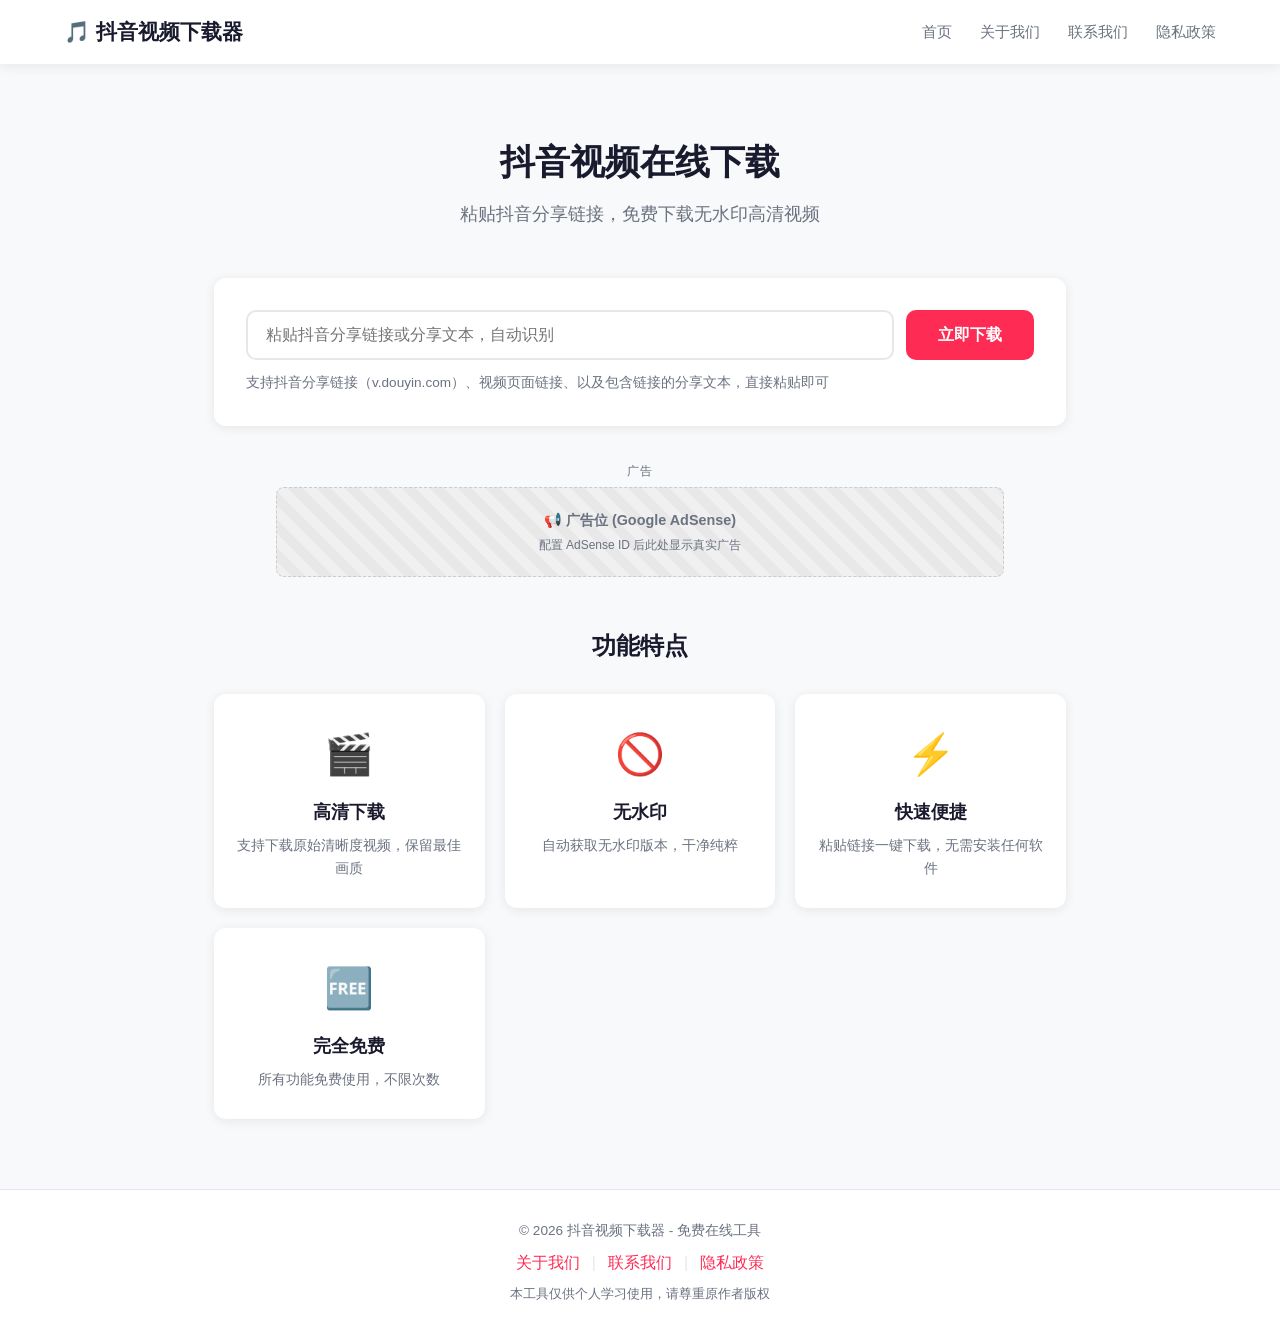
<file: index.html>
<!DOCTYPE html>
<html lang="zh-CN">
<head>
    <meta charset="UTF-8">
    <meta name="viewport" content="width=device-width, initial-scale=1.0">
    <meta name="description" content="免费在线抖音视频下载工具，粘贴链接即可下载无水印高清视频">
    <title>抖音视频下载器 - 在线免费工具</title>
    <link rel="stylesheet" href="/static/css/style.css">
</head>
<body>
    <!-- 导航栏 -->
    <nav class="navbar">
        <div class="nav-container">
            <a href="/" class="nav-logo">🎵 抖音视频下载器</a>
            <ul class="nav-links">
                <li><a href="/">首页</a></li>
                <li><a href="/about">关于我们</a></li>
                <li><a href="/contact">联系我们</a></li>
                <li><a href="/privacy">隐私政策</a></li>
            </ul>
        </div>
    </nav>

    <!-- 主内容区 -->
    <main class="main-content">
<!-- Hero 区域 -->
<section class="hero">
    <h1>抖音视频在线下载</h1>
    <p class="hero-subtitle">粘贴抖音分享链接，免费下载无水印高清视频</p>
</section>

<!-- 下载输入区 -->
<section class="download-section">
    <div class="download-box">
        <div class="input-group">
            <input type="text" id="video-url" placeholder="粘贴抖音分享链接或分享文本，自动识别" autocomplete="off">
            <button id="download-btn" onclick="startDownload()">
                <span class="btn-text">立即下载</span>
                <span class="btn-loading" style="display:none;">下载中...</span>
            </button>
        </div>
        <p class="input-tip">支持抖音分享链接（v.douyin.com）、视频页面链接、以及包含链接的分享文本，直接粘贴即可</p>
        <div id="error-msg" class="error-msg" style="display:none;"></div>
    </div>
</section>

<!-- 广告位（页面中央） -->
<section class="ad-section">
    <div class="ad-container">
        <div class="ad-label">广告</div>
        <!-- 广告占位符 - 配置 AdSense 后替换为实际广告代码 -->
        <div class="ad-placeholder">
            <p>📢 广告位 (Google AdSense)</p>
            <p class="ad-placeholder-sub">配置 AdSense ID 后此处显示真实广告</p>
        </div>
    </div>
</section>

<!-- 下载结果区 -->
<section class="result-section" id="result-section" style="display:none;">
    <div class="result-card">
        <h2>✅ 解析成功</h2>
        <div class="result-info">
            <div class="info-row">
                <span class="info-label">视频标题：</span>
                <span class="info-value" id="result-title"></span>
            </div>
            <div class="info-row">
                <span class="info-label">文件大小：</span>
                <span class="info-value" id="result-size"></span>
            </div>
            <div class="info-row">
                <span class="info-label">视频时长：</span>
                <span class="info-value" id="result-duration"></span>
            </div>
        </div>
        <div class="result-actions">
            <a id="download-link" href="#" class="download-link-btn" download>
                ⬇ 保存到本地
            </a>
        </div>
    </div>
</section>

<!-- 功能介绍 -->
<section class="features">
    <h2>功能特点</h2>
    <div class="features-grid">
        <div class="feature-card">
            <div class="feature-icon">🎬</div>
            <h3>高清下载</h3>
            <p>支持下载原始清晰度视频，保留最佳画质</p>
        </div>
        <div class="feature-card">
            <div class="feature-icon">🚫</div>
            <h3>无水印</h3>
            <p>自动获取无水印版本，干净纯粹</p>
        </div>
        <div class="feature-card">
            <div class="feature-icon">⚡</div>
            <h3>快速便捷</h3>
            <p>粘贴链接一键下载，无需安装任何软件</p>
        </div>
        <div class="feature-card">
            <div class="feature-icon">🆓</div>
            <h3>完全免费</h3>
            <p>所有功能免费使用，不限次数</p>
        </div>
    </div>
</section>
    </main>

    <!-- 页脚 -->
    <footer class="footer">
        <div class="footer-content">
            <p>&copy; 2026 抖音视频下载器 - 免费在线工具</p>
            <div class="footer-links">
                <a href="/about">关于我们</a>
                <span>|</span>
                <a href="/contact">联系我们</a>
                <span>|</span>
                <a href="/privacy">隐私政策</a>
            </div>
            <p class="footer-disclaimer">本工具仅供个人学习使用，请尊重原作者版权</p>
        </div>
    </footer>

<script src="/static/js/main.js"></script>
</body>
</html>
</file>
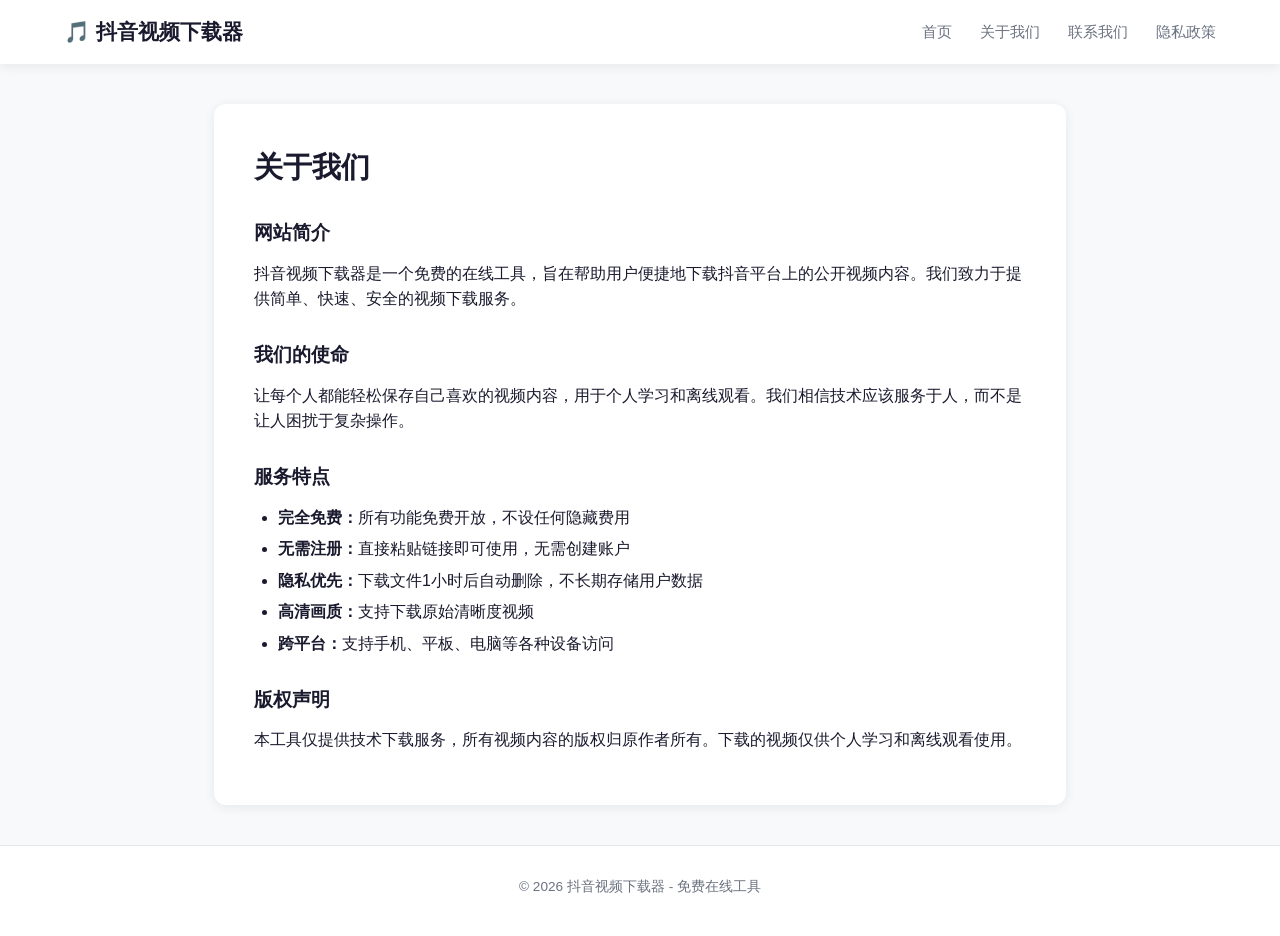
<file: about.html>
<!DOCTYPE html>
<html lang="zh-CN">
<head>
    <meta charset="UTF-8">
    <meta name="viewport" content="width=device-width, initial-scale=1.0">
    <title>关于我们 - 抖音视频下载器</title>
    <link rel="stylesheet" href="/static/css/style.css">
</head>
<body>
    <nav class="navbar">
        <div class="nav-container">
            <a href="/" class="nav-logo">🎵 抖音视频下载器</a>
            <ul class="nav-links">
                <li><a href="/">首页</a></li>
                <li><a href="/about">关于我们</a></li>
                <li><a href="/contact">联系我们</a></li>
                <li><a href="/privacy">隐私政策</a></li>
            </ul>
        </div>
    </nav>

    <main class="main-content">
<section class="page-content">
    <h1>关于我们</h1>
    <div class="legal-text">
        <h2>网站简介</h2>
        <p>抖音视频下载器是一个免费的在线工具，旨在帮助用户便捷地下载抖音平台上的公开视频内容。我们致力于提供简单、快速、安全的视频下载服务。</p>
        <h2>我们的使命</h2>
        <p>让每个人都能轻松保存自己喜欢的视频内容，用于个人学习和离线观看。我们相信技术应该服务于人，而不是让人困扰于复杂操作。</p>
        <h2>服务特点</h2>
        <ul>
            <li><strong>完全免费：</strong>所有功能免费开放，不设任何隐藏费用</li>
            <li><strong>无需注册：</strong>直接粘贴链接即可使用，无需创建账户</li>
            <li><strong>隐私优先：</strong>下载文件1小时后自动删除，不长期存储用户数据</li>
            <li><strong>高清画质：</strong>支持下载原始清晰度视频</li>
            <li><strong>跨平台：</strong>支持手机、平板、电脑等各种设备访问</li>
        </ul>
        <h2>版权声明</h2>
        <p>本工具仅提供技术下载服务，所有视频内容的版权归原作者所有。下载的视频仅供个人学习和离线观看使用。</p>
    </div>
</section>
    </main>

    <footer class="footer">
        <div class="footer-content">
            <p>&copy; 2026 抖音视频下载器 - 免费在线工具</p>
        </div>
    </footer>
</body>
</html>
</file>
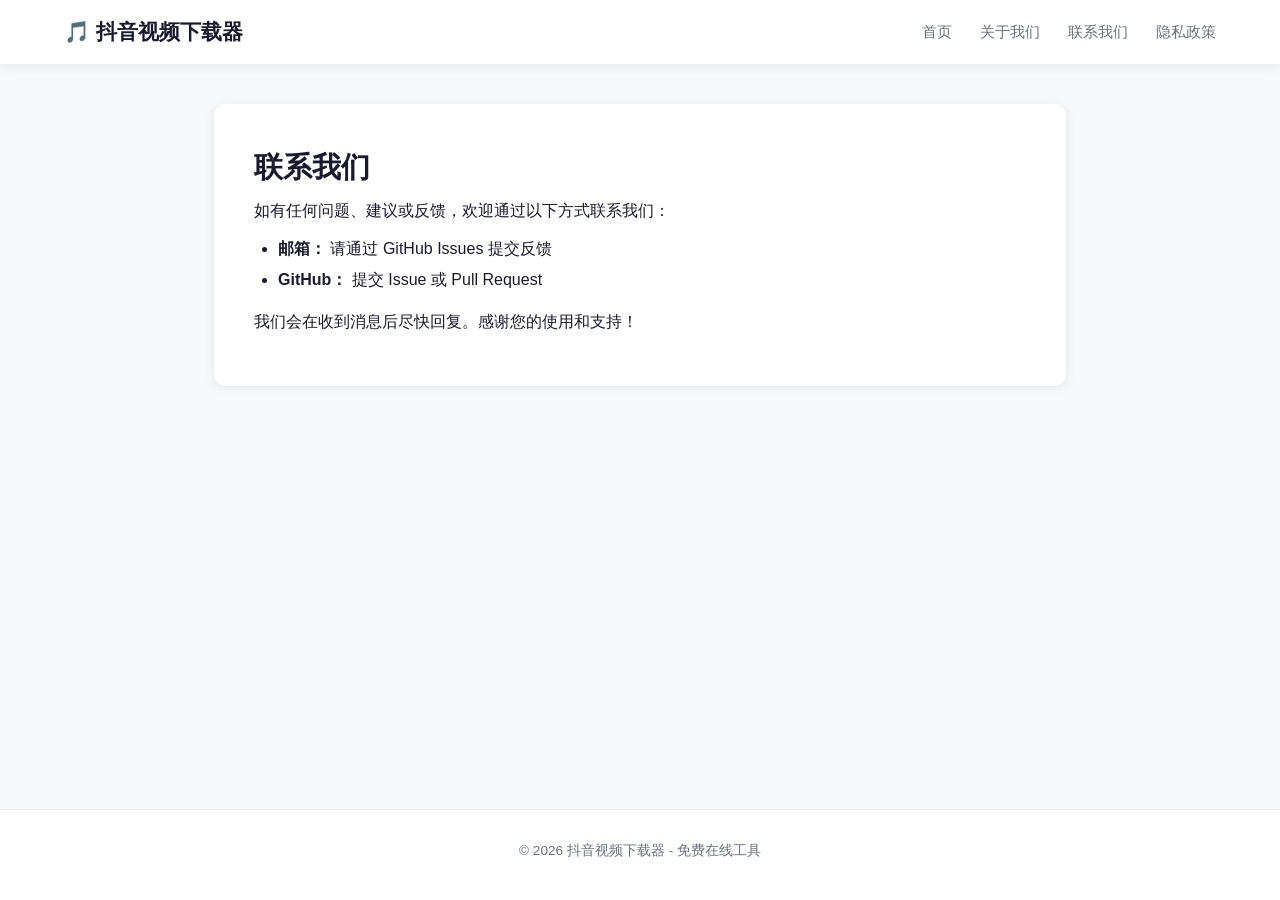
<file: contact.html>
<!DOCTYPE html>
<html lang="zh-CN">
<head>
    <meta charset="UTF-8">
    <meta name="viewport" content="width=device-width, initial-scale=1.0">
    <title>联系我们 - 抖音视频下载器</title>
    <link rel="stylesheet" href="/static/css/style.css">
</head>
<body>
    <nav class="navbar">
        <div class="nav-container">
            <a href="/" class="nav-logo">🎵 抖音视频下载器</a>
            <ul class="nav-links">
                <li><a href="/">首页</a></li>
                <li><a href="/about">关于我们</a></li>
                <li><a href="/contact">联系我们</a></li>
                <li><a href="/privacy">隐私政策</a></li>
            </ul>
        </div>
    </nav>

    <main class="main-content">
<section class="page-content">
    <h1>联系我们</h1>
    <div class="legal-text">
        <p>如有任何问题、建议或反馈，欢迎通过以下方式联系我们：</p>
        <ul>
            <li><strong>邮箱：</strong> 请通过 GitHub Issues 提交反馈</li>
            <li><strong>GitHub：</strong> 提交 Issue 或 Pull Request</li>
        </ul>
        <p>我们会在收到消息后尽快回复。感谢您的使用和支持！</p>
    </div>
</section>
    </main>

    <footer class="footer">
        <div class="footer-content">
            <p>&copy; 2026 抖音视频下载器 - 免费在线工具</p>
        </div>
    </footer>
</body>
</html>
</file>
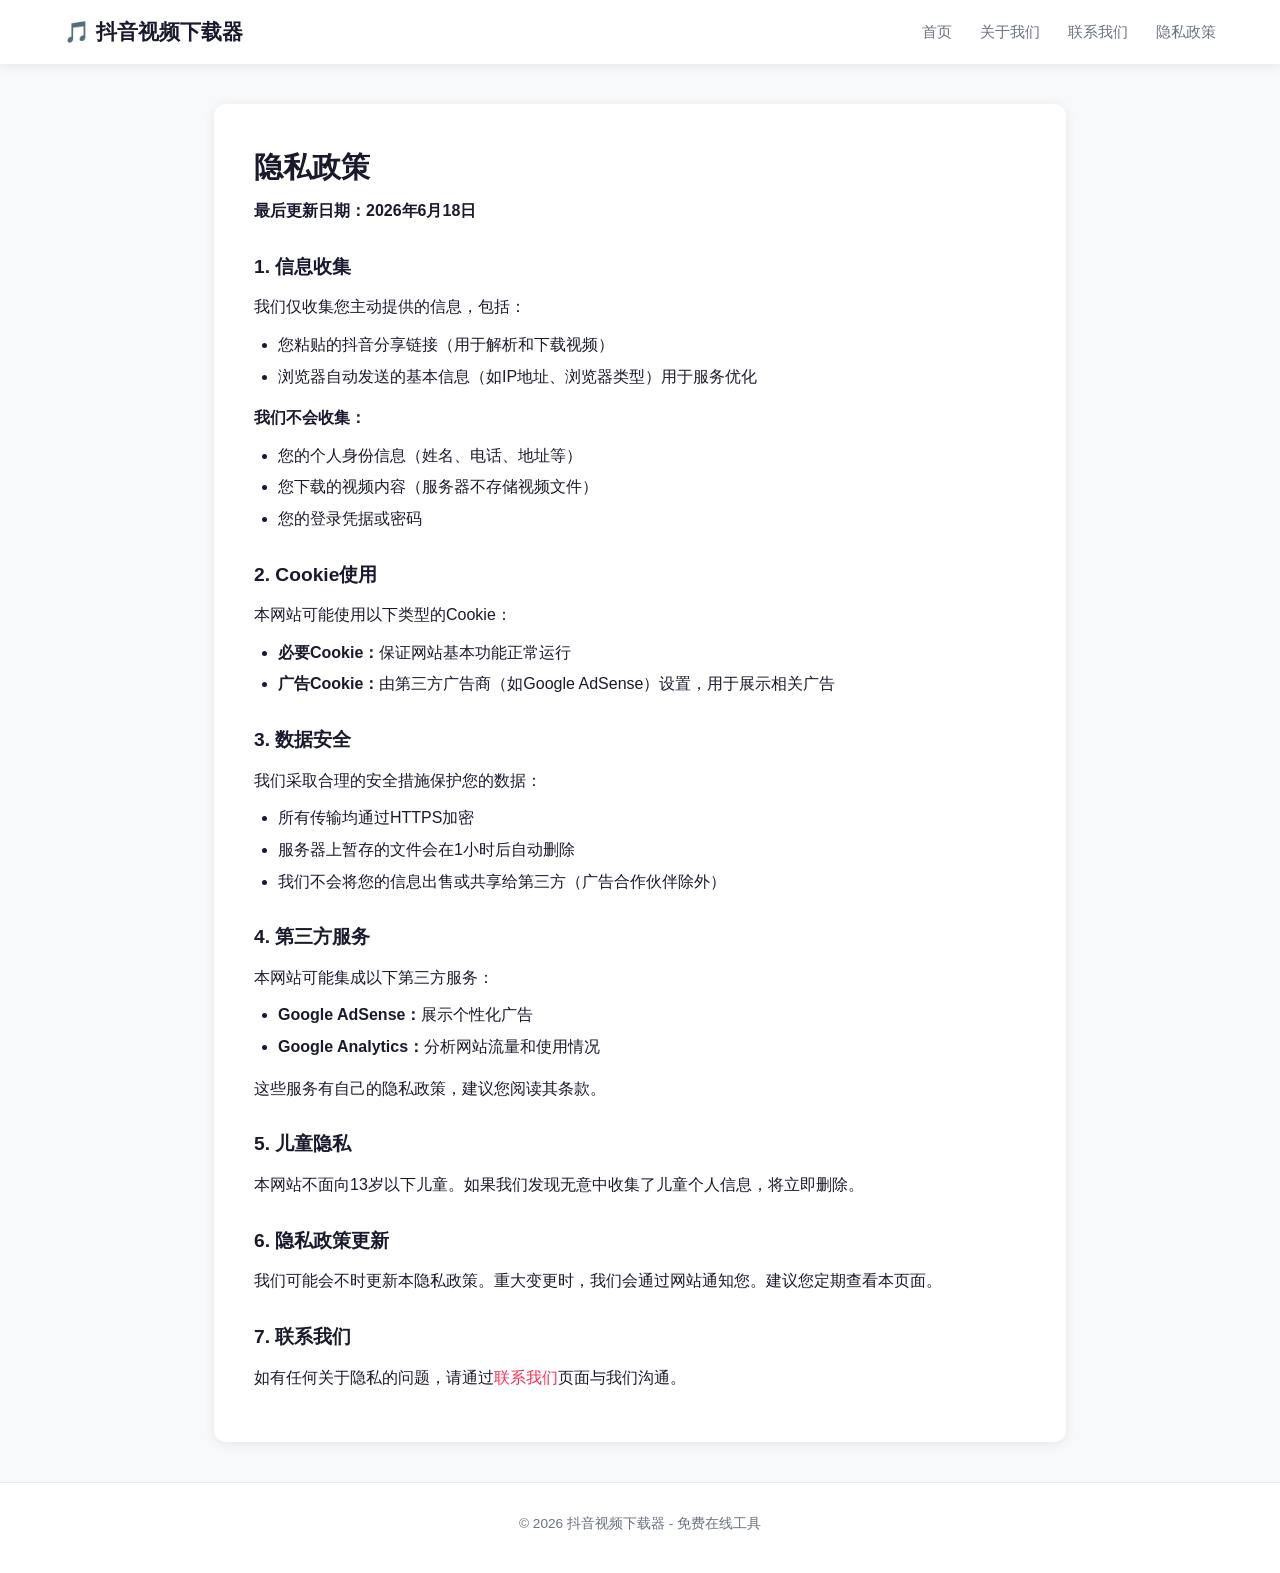
<file: privacy.html>
<!DOCTYPE html>
<html lang="zh-CN">
<head>
    <meta charset="UTF-8">
    <meta name="viewport" content="width=device-width, initial-scale=1.0">
    <title>隐私政策 - 抖音视频下载器</title>
    <link rel="stylesheet" href="/static/css/style.css">
</head>
<body>
    <nav class="navbar">
        <div class="nav-container">
            <a href="/" class="nav-logo">🎵 抖音视频下载器</a>
            <ul class="nav-links">
                <li><a href="/">首页</a></li>
                <li><a href="/about">关于我们</a></li>
                <li><a href="/contact">联系我们</a></li>
                <li><a href="/privacy">隐私政策</a></li>
            </ul>
        </div>
    </nav>

    <main class="main-content">
<section class="page-content">
    <h1>隐私政策</h1>
    <div class="legal-text">
        <p><strong>最后更新日期：2026年6月18日</strong></p>

        <h2>1. 信息收集</h2>
        <p>我们仅收集您主动提供的信息，包括：</p>
        <ul>
            <li>您粘贴的抖音分享链接（用于解析和下载视频）</li>
            <li>浏览器自动发送的基本信息（如IP地址、浏览器类型）用于服务优化</li>
        </ul>
        <p><strong>我们不会收集：</strong></p>
        <ul>
            <li>您的个人身份信息（姓名、电话、地址等）</li>
            <li>您下载的视频内容（服务器不存储视频文件）</li>
            <li>您的登录凭据或密码</li>
        </ul>

        <h2>2. Cookie使用</h2>
        <p>本网站可能使用以下类型的Cookie：</p>
        <ul>
            <li><strong>必要Cookie：</strong>保证网站基本功能正常运行</li>
            <li><strong>广告Cookie：</strong>由第三方广告商（如Google AdSense）设置，用于展示相关广告</li>
        </ul>

        <h2>3. 数据安全</h2>
        <p>我们采取合理的安全措施保护您的数据：</p>
        <ul>
            <li>所有传输均通过HTTPS加密</li>
            <li>服务器上暂存的文件会在1小时后自动删除</li>
            <li>我们不会将您的信息出售或共享给第三方（广告合作伙伴除外）</li>
        </ul>

        <h2>4. 第三方服务</h2>
        <p>本网站可能集成以下第三方服务：</p>
        <ul>
            <li><strong>Google AdSense：</strong>展示个性化广告</li>
            <li><strong>Google Analytics：</strong>分析网站流量和使用情况</li>
        </ul>
        <p>这些服务有自己的隐私政策，建议您阅读其条款。</p>

        <h2>5. 儿童隐私</h2>
        <p>本网站不面向13岁以下儿童。如果我们发现无意中收集了儿童个人信息，将立即删除。</p>

        <h2>6. 隐私政策更新</h2>
        <p>我们可能会不时更新本隐私政策。重大变更时，我们会通过网站通知您。建议您定期查看本页面。</p>

        <h2>7. 联系我们</h2>
        <p>如有任何关于隐私的问题，请通过<a href="/contact">联系我们</a>页面与我们沟通。</p>
    </div>
</section>
    </main>

    <footer class="footer">
        <div class="footer-content">
            <p>&copy; 2026 抖音视频下载器 - 免费在线工具</p>
        </div>
    </footer>
</body>
</html>
</file>
<file: static/css/style.css>
/* ===== 全局重置 ===== */
*, *::before, *::after {
    margin: 0;
    padding: 0;
    box-sizing: border-box;
}

:root {
    --primary: #fe2c55;
    --primary-dark: #c11138;
    --primary-light: #ff5c7a;
    --bg: #f8f9fa;
    --text: #1a1a2e;
    --text-secondary: #6b7280;
    --border: #e5e7eb;
    --white: #ffffff;
    --shadow: 0 2px 12px rgba(0, 0, 0, 0.08);
    --shadow-lg: 0 8px 30px rgba(0, 0, 0, 0.12);
    --radius: 12px;
    --max-width: 900px;
}

body {
    font-family: -apple-system, BlinkMacSystemFont, "Segoe UI", "Microsoft YaHei", sans-serif;
    background: var(--bg);
    color: var(--text);
    line-height: 1.6;
    min-height: 100vh;
    display: flex;
    flex-direction: column;
}

a {
    color: var(--primary);
    text-decoration: none;
    transition: color 0.2s;
}
a:hover {
    color: var(--primary-dark);
}

/* ===== 导航栏 ===== */
.navbar {
    background: var(--white);
    box-shadow: var(--shadow);
    position: sticky;
    top: 0;
    z-index: 100;
}

.nav-container {
    max-width: 1200px;
    margin: 0 auto;
    padding: 0 24px;
    display: flex;
    justify-content: space-between;
    align-items: center;
    height: 64px;
}

.nav-logo {
    font-size: 1.3rem;
    font-weight: 700;
    color: var(--text);
}
.nav-logo:hover {
    color: var(--primary);
}

.nav-links {
    list-style: none;
    display: flex;
    gap: 28px;
}
.nav-links a {
    color: var(--text-secondary);
    font-size: 0.95rem;
    font-weight: 500;
    transition: color 0.2s;
}
.nav-links a:hover {
    color: var(--primary);
}

/* ===== 主内容区 ===== */
.main-content {
    flex: 1;
    max-width: var(--max-width);
    width: 100%;
    margin: 0 auto;
    padding: 40px 24px;
}

/* ===== Hero 区域 ===== */
.hero {
    text-align: center;
    padding: 30px 0 20px;
}
.hero h1 {
    font-size: 2.2rem;
    font-weight: 800;
    color: var(--text);
    margin-bottom: 10px;
}
.hero-subtitle {
    font-size: 1.1rem;
    color: var(--text-secondary);
}

/* ===== 下载输入区 ===== */
.download-section {
    margin: 30px 0;
}

.download-box {
    background: var(--white);
    border-radius: var(--radius);
    padding: 32px;
    box-shadow: var(--shadow);
}

.input-group {
    display: flex;
    gap: 12px;
}

#video-url {
    flex: 1;
    padding: 14px 18px;
    border: 2px solid var(--border);
    border-radius: 10px;
    font-size: 1rem;
    outline: none;
    transition: border-color 0.2s;
}
#video-url:focus {
    border-color: var(--primary);
}

#download-btn {
    padding: 14px 32px;
    background: var(--primary);
    color: var(--white);
    border: none;
    border-radius: 10px;
    font-size: 1rem;
    font-weight: 600;
    cursor: pointer;
    transition: background 0.2s, transform 0.1s;
    white-space: nowrap;
    min-width: 120px;
}
#download-btn:hover {
    background: var(--primary-dark);
}
#download-btn:active {
    transform: scale(0.97);
}
#download-btn:disabled {
    background: var(--text-secondary);
    cursor: not-allowed;
}

.input-tip {
    margin-top: 12px;
    font-size: 0.85rem;
    color: var(--text-secondary);
}

.error-msg {
    margin-top: 12px;
    padding: 12px 16px;
    background: #fef2f2;
    border: 1px solid #fecaca;
    color: #dc2626;
    border-radius: 8px;
    font-size: 0.9rem;
}

/* ===== 广告区域（页面中央）===== */
.ad-section {
    margin: 36px 0;
}

.ad-container {
    max-width: 728px;
    margin: 0 auto;
    text-align: center;
}

.ad-label {
    font-size: 0.75rem;
    color: var(--text-secondary);
    text-transform: uppercase;
    letter-spacing: 1px;
    margin-bottom: 6px;
}

/* 广告占位符样式 */
.ad-placeholder {
    min-height: 90px;
    display: flex;
    flex-direction: column;
    align-items: center;
    justify-content: center;
    background: repeating-linear-gradient(
        45deg,
        #f0f0f0,
        #f0f0f0 10px,
        #e8e8e8 10px,
        #e8e8e8 20px
    );
    border: 1px dashed #ccc;
    border-radius: 8px;
    color: var(--text-secondary);
}
.ad-placeholder p {
    font-size: 0.9rem;
    font-weight: 600;
}
.ad-placeholder-sub {
    font-size: 0.75rem !important;
    font-weight: 400 !important;
    margin-top: 4px;
}

/* AdSense 响应式广告 */
.adsbygoogle {
    margin: 0 auto;
}

/* ===== 下载结果区 ===== */
.result-section {
    margin: 30px 0;
    animation: fadeIn 0.4s ease;
}

@keyframes fadeIn {
    from { opacity: 0; transform: translateY(10px); }
    to { opacity: 1; transform: translateY(0); }
}

.result-card {
    background: var(--white);
    border-radius: var(--radius);
    padding: 32px;
    box-shadow: var(--shadow);
    border-left: 4px solid #22c55e;
}

.result-card h2 {
    color: #22c55e;
    margin-bottom: 20px;
}

.result-info {
    margin-bottom: 24px;
}

.info-row {
    display: flex;
    padding: 10px 0;
    border-bottom: 1px solid var(--border);
}
.info-row:last-child {
    border-bottom: none;
}

.info-label {
    font-weight: 600;
    min-width: 100px;
    color: var(--text-secondary);
}

.info-value {
    flex: 1;
    word-break: break-all;
}

.result-actions {
    margin-top: 20px;
}

.download-link-btn {
    display: inline-block;
    padding: 14px 36px;
    background: var(--primary);
    color: var(--white);
    border-radius: 10px;
    font-weight: 600;
    font-size: 1rem;
    transition: background 0.2s;
}
.download-link-btn:hover {
    background: var(--primary-dark);
    color: var(--white);
}

/* ===== 功能介绍 ===== */
.features {
    margin: 50px 0 30px;
}
.features h2 {
    text-align: center;
    margin-bottom: 28px;
    font-size: 1.5rem;
}

.features-grid {
    display: grid;
    grid-template-columns: repeat(auto-fit, minmax(200px, 1fr));
    gap: 20px;
}

.feature-card {
    background: var(--white);
    border-radius: var(--radius);
    padding: 28px 20px;
    text-align: center;
    box-shadow: var(--shadow);
    transition: transform 0.2s;
}
.feature-card:hover {
    transform: translateY(-4px);
}

.feature-icon {
    font-size: 2.5rem;
    margin-bottom: 12px;
}

.feature-card h3 {
    font-size: 1.1rem;
    margin-bottom: 8px;
}

.feature-card p {
    font-size: 0.9rem;
    color: var(--text-secondary);
}

/* ===== 法律/内容页面 ===== */
.page-content {
    background: var(--white);
    border-radius: var(--radius);
    padding: 40px;
    box-shadow: var(--shadow);
}

.page-content h1 {
    font-size: 1.8rem;
    margin-bottom: 8px;
}

.update-date {
    color: var(--text-secondary);
    font-size: 0.85rem;
    margin-bottom: 28px;
    padding-bottom: 16px;
    border-bottom: 1px solid var(--border);
}

.legal-text h2 {
    font-size: 1.2rem;
    margin: 28px 0 12px;
    color: var(--text);
}

.legal-text p {
    margin-bottom: 12px;
    color: var(--text);
}

.legal-text ul {
    margin: 8px 0 16px 24px;
}
.legal-text ul li {
    margin-bottom: 6px;
}

/* FAQ */
.faq-item {
    margin: 20px 0;
    padding: 16px;
    background: var(--bg);
    border-radius: 8px;
}
.faq-item h3 {
    font-size: 1rem;
    margin-bottom: 8px;
    color: var(--primary);
}

/* 联系信息 */
.contact-info {
    margin: 20px 0;
}
.contact-item {
    display: flex;
    align-items: flex-start;
    gap: 16px;
    padding: 16px;
    background: var(--bg);
    border-radius: 8px;
    margin-bottom: 12px;
}
.contact-icon {
    font-size: 1.8rem;
}
.contact-note {
    font-size: 0.8rem;
    color: var(--text-secondary);
}

/* ===== 页脚 ===== */
.footer {
    background: var(--white);
    border-top: 1px solid var(--border);
    padding: 30px 24px;
    margin-top: auto;
}

.footer-content {
    text-align: center;
    max-width: var(--max-width);
    margin: 0 auto;
}

.footer-content p {
    color: var(--text-secondary);
    font-size: 0.85rem;
    margin-bottom: 8px;
}

.footer-links {
    display: flex;
    justify-content: center;
    gap: 12px;
    margin-bottom: 8px;
}
.footer-links span {
    color: var(--border);
}

.footer-disclaimer {
    font-size: 0.8rem !important;
    color: var(--text-secondary);
}

/* ===== 响应式 ===== */
@media (max-width: 640px) {
    .hero h1 {
        font-size: 1.6rem;
    }
    .input-group {
        flex-direction: column;
    }
    #download-btn {
        width: 100%;
    }
    .nav-links {
        gap: 16px;
    }
    .nav-links a {
        font-size: 0.85rem;
    }
    .main-content {
        padding: 20px 16px;
    }
    .page-content {
        padding: 24px 20px;
    }
}
</file>
